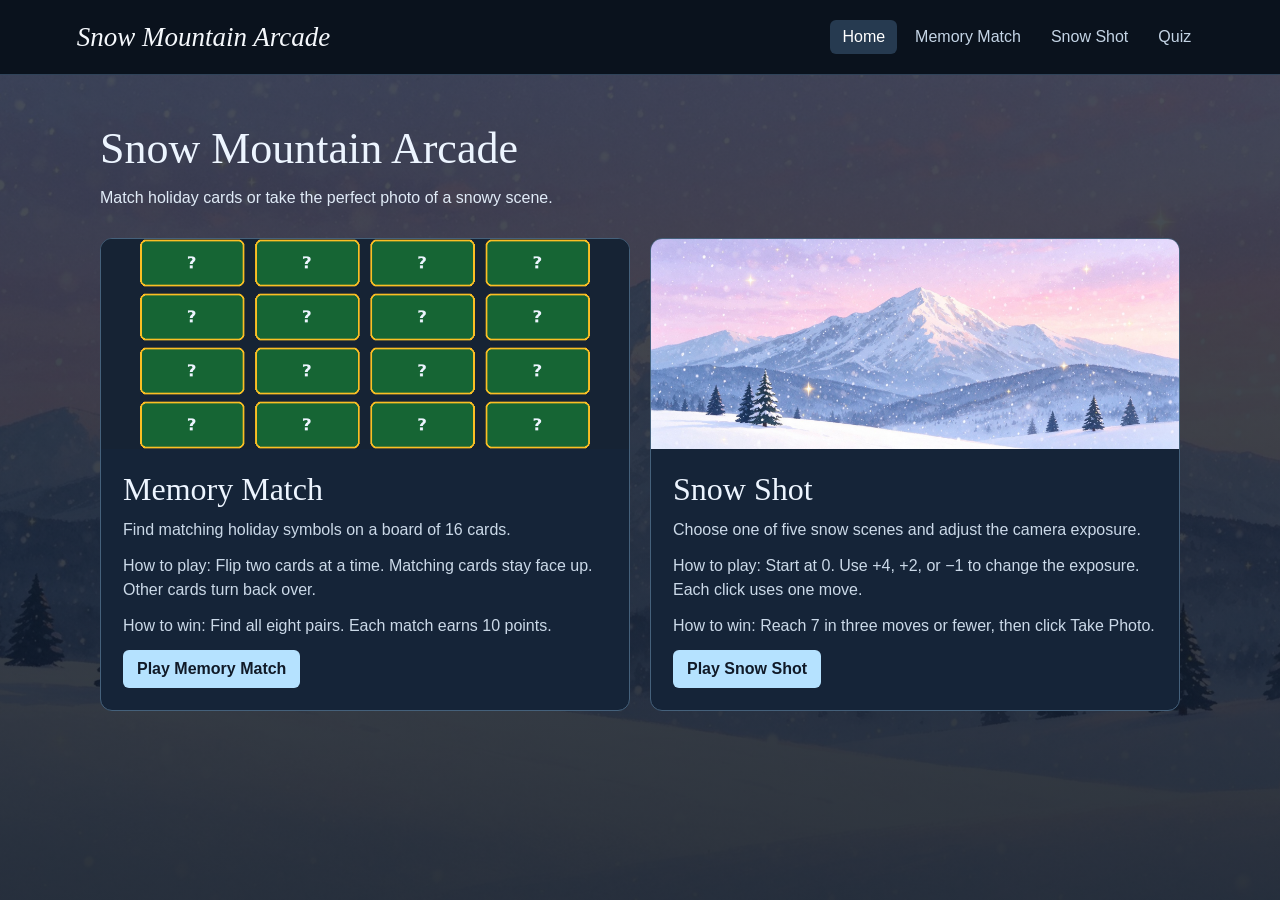
<file: index.html>
<!doctype html>
<html>
<head>
  <title>Snow Mountain Arcade</title>
  <link rel="stylesheet" href="game.css">
</head>
<body class="home-page">
  <div class="site-header">
    <a class="site-title" href="index.html">Snow Mountain Arcade</a>

    <div class="site-nav">
      <a href="index.html" aria-current="page">Home</a>
      <a href="game1.html">Memory Match</a>
      <a href="game2.html">Snow Shot</a>
      <a href="quiz.html">Quiz</a>
    </div>
  </div>

  <div class="home-content">
    <div class="home-intro">
      <h1>Snow Mountain Arcade</h1>
      <p>Match holiday cards or take the perfect photo of a snowy scene.</p>
    </div>

    <div class="home-games">
      <div class="home-card">
        <img src="memory-matching.jpg"
             alt="Face-down green cards with gold borders in Memory Match">

        <div class="home-card-content">
          <h2>Memory Match</h2>
          <p>Find matching holiday symbols on a board of 16 cards.</p>
          <p>How to play: Flip two cards at a time. Matching cards stay face up. Other cards turn back over.</p>
          <p>How to win: Find all eight pairs. Each match earns 10 points.</p>
          <a class="home-play" href="game1.html">Play Memory Match</a>
        </div>
      </div>

      <div class="home-card">
        <img src="snow-shot.jpg"
             alt="Snow-covered mountains and evergreen trees under a pink winter sky">

        <div class="home-card-content">
          <h2>Snow Shot</h2>
          <p>Choose one of five snow scenes and adjust the camera exposure.</p>
          <p>How to play: Start at 0. Use +4, +2, or −1 to change the exposure. Each click uses one move.</p>
          <p>How to win: Reach 7 in three moves or fewer, then click Take Photo.</p>
          <a class="home-play" href="game2.html">Play Snow Shot</a>
        </div>
      </div>
    </div>
  </div>
</body>
</html>
</file>
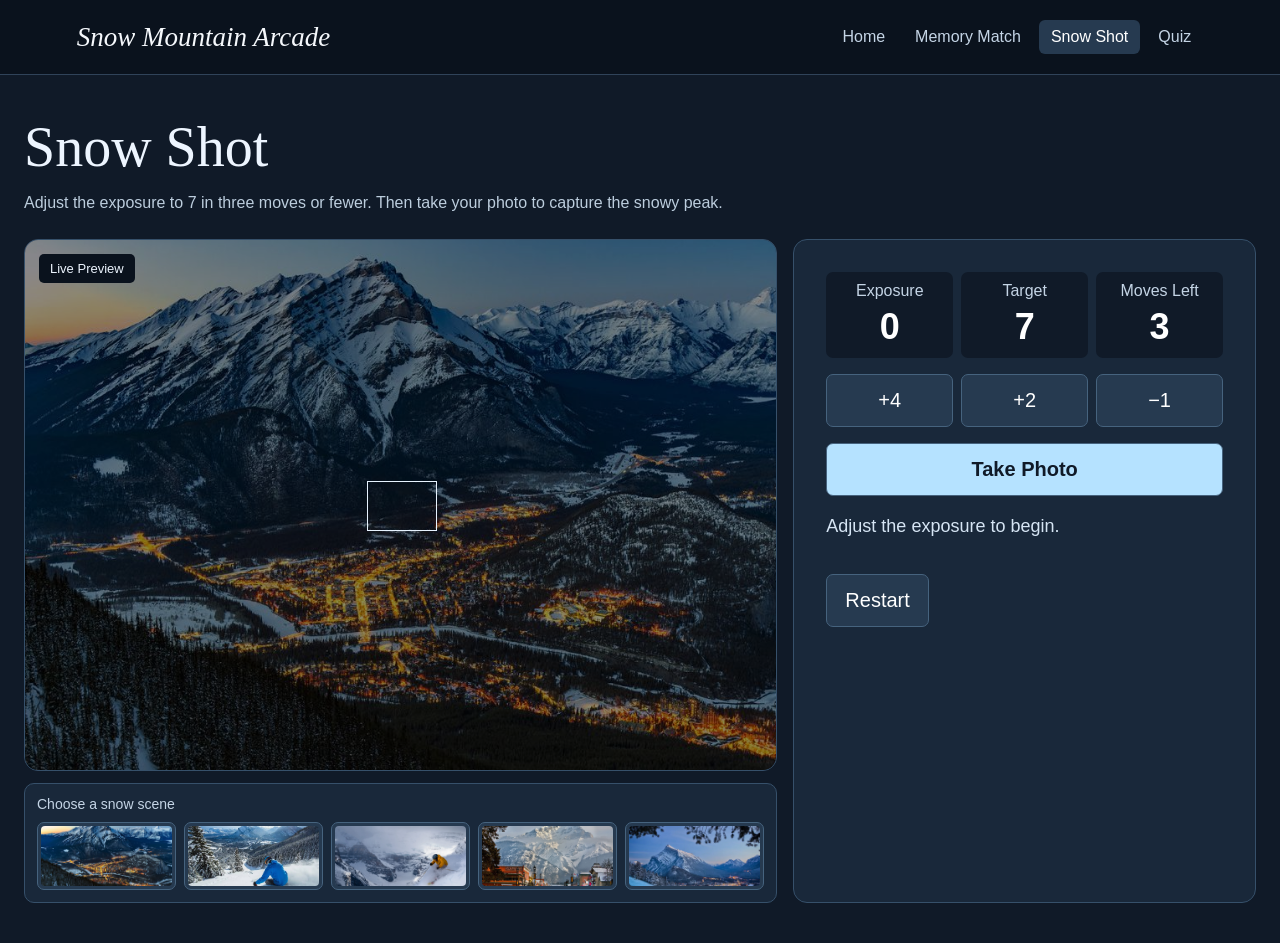
<file: game2.html>
<!doctype html>
<html>
<head>
    <title>Snow Shot | Snow Mountain Arcade</title>
    <link rel="stylesheet" href="game.css">
</head>
<body class="snow-page">
    <div class="site-header">
        <a class="site-title" href="index.html">Snow Mountain Arcade</a>

        <div class="site-nav">
            <a href="index.html">Home</a>
            <a href="game1.html">Memory Match</a>
            <a href="game2.html" aria-current="page">Snow Shot</a>
            <a href="quiz.html">Quiz</a>
        </div>
    </div>

    <div class="snow-shot">
        <h1>Snow Shot</h1>
        <p class="game-intro">
            Adjust the exposure to 7 in three moves or fewer.
            Then take your photo to capture the snowy peak.
        </p>

        <div class="camera-layout">
            <div class="photo-area">
                <div class="viewfinder">
                    <div id="snow-photo" class="snow-photo dark"
                         role="img" aria-label="Snowy mountain camera preview"></div>
                    <span class="viewfinder-label" id="photo-label">Live Preview</span>
                    <div class="focus-box" aria-hidden="true"></div>
                </div>

                <div class="photo-picker">
                    <p>Choose a snow scene</p>

                    <div class="photo-options">
                        <button type="button" onclick="choosePhoto('snow-mountain.jpg')">
                            <img src="snow-mountain.jpg" alt="Snow scene 1">
                        </button>
                        <button type="button" onclick="choosePhoto('snow-2.jpg')">
                            <img src="snow-2.jpg" alt="Snow scene 2">
                        </button>
                        <button type="button" onclick="choosePhoto('snow-3.jpg')">
                            <img src="snow-3.jpg" alt="Snow scene 3">
                        </button>
                        <button type="button" onclick="choosePhoto('snow-4.jpg')">
                            <img src="snow-4.jpg" alt="Snow scene 4">
                        </button>
                        <button type="button" onclick="choosePhoto('snow-5.jpg')">
                            <img src="snow-5.jpg" alt="Snow scene 5">
                        </button>
                    </div>
                </div>
            </div>

            <div class="camera-panel">
                <div class="camera-stats">
                    <div class="stat">
                        Exposure
                        <span class="stat-number" id="exposure">0</span>
                    </div>
                    <div class="stat">
                        Target
                        <span class="stat-number">7</span>
                    </div>
                    <div class="stat">
                        Moves Left
                        <span class="stat-number" id="moves">3</span>
                    </div>
                </div>

                <div class="exposure-buttons">
                    <button id="plus-four" onclick="adjustExposure(4)">+4</button>
                    <button id="plus-two" onclick="adjustExposure(2)">+2</button>
                    <button id="minus-one" onclick="adjustExposure(-1)">−1</button>
                </div>

                <button id="shutter" class="shutter" onclick="takePhoto()">Take Photo</button>
                <p id="result" class="game-result" aria-live="polite">Adjust the exposure to begin.</p>
                <button class="restart" onclick="restartGame()">Restart</button>
            </div>
        </div>
    </div>

    <script>
        let exposure = 0;
        let movesLeft = 3;
        let gameOver = false;

        function updateScreen() {
            document.getElementById("exposure").textContent = exposure;
            document.getElementById("moves").textContent = movesLeft;

            if (exposure < 7) {
                document.getElementById("snow-photo").className = "snow-photo dark";
            } else if (exposure > 7) {
                document.getElementById("snow-photo").className = "snow-photo bright";
            } else {
                document.getElementById("snow-photo").className = "snow-photo";
            }

            document.getElementById("plus-four").disabled = movesLeft == 0 || gameOver;
            document.getElementById("plus-two").disabled = movesLeft == 0 || gameOver;
            document.getElementById("minus-one").disabled = movesLeft == 0 || gameOver;
            document.getElementById("shutter").disabled = gameOver;
        }

        function adjustExposure(amount) {
            if (gameOver == false && movesLeft > 0) {
                exposure = exposure + amount;
                movesLeft = movesLeft - 1;
                updateScreen();

                if (movesLeft == 0) {
                    document.getElementById("result").textContent =
                        "No moves left. Click Take Photo.";
                } else {
                    document.getElementById("result").textContent =
                        "Adjust again or take your photo.";
                }
            }
        }

        function takePhoto() {
            if (gameOver == false) {
                if (exposure == 7) {
                    document.getElementById("result").textContent =
                        "Perfect exposure! You captured the snowy peak.";
                } else if (exposure < 7) {
                    document.getElementById("result").textContent =
                        "Too dark! Click Restart to try again.";
                } else {
                    document.getElementById("result").textContent =
                        "Too bright! Click Restart to try again.";
                }

                gameOver = true;
                document.getElementById("photo-label").textContent = "Captured Photo";
                updateScreen();
            }
        }

        function restartGame() {
            exposure = 0;
            movesLeft = 3;
            gameOver = false;

            document.getElementById("photo-label").textContent = "Live Preview";
            document.getElementById("result").textContent = "Adjust the exposure to begin.";
            updateScreen();
        }

        function choosePhoto(fileName) {
            document.getElementById("snow-photo").style.backgroundImage = "url('" + fileName + "')";

            restartGame();
        }
    </script>
</body>
</html>
</file>
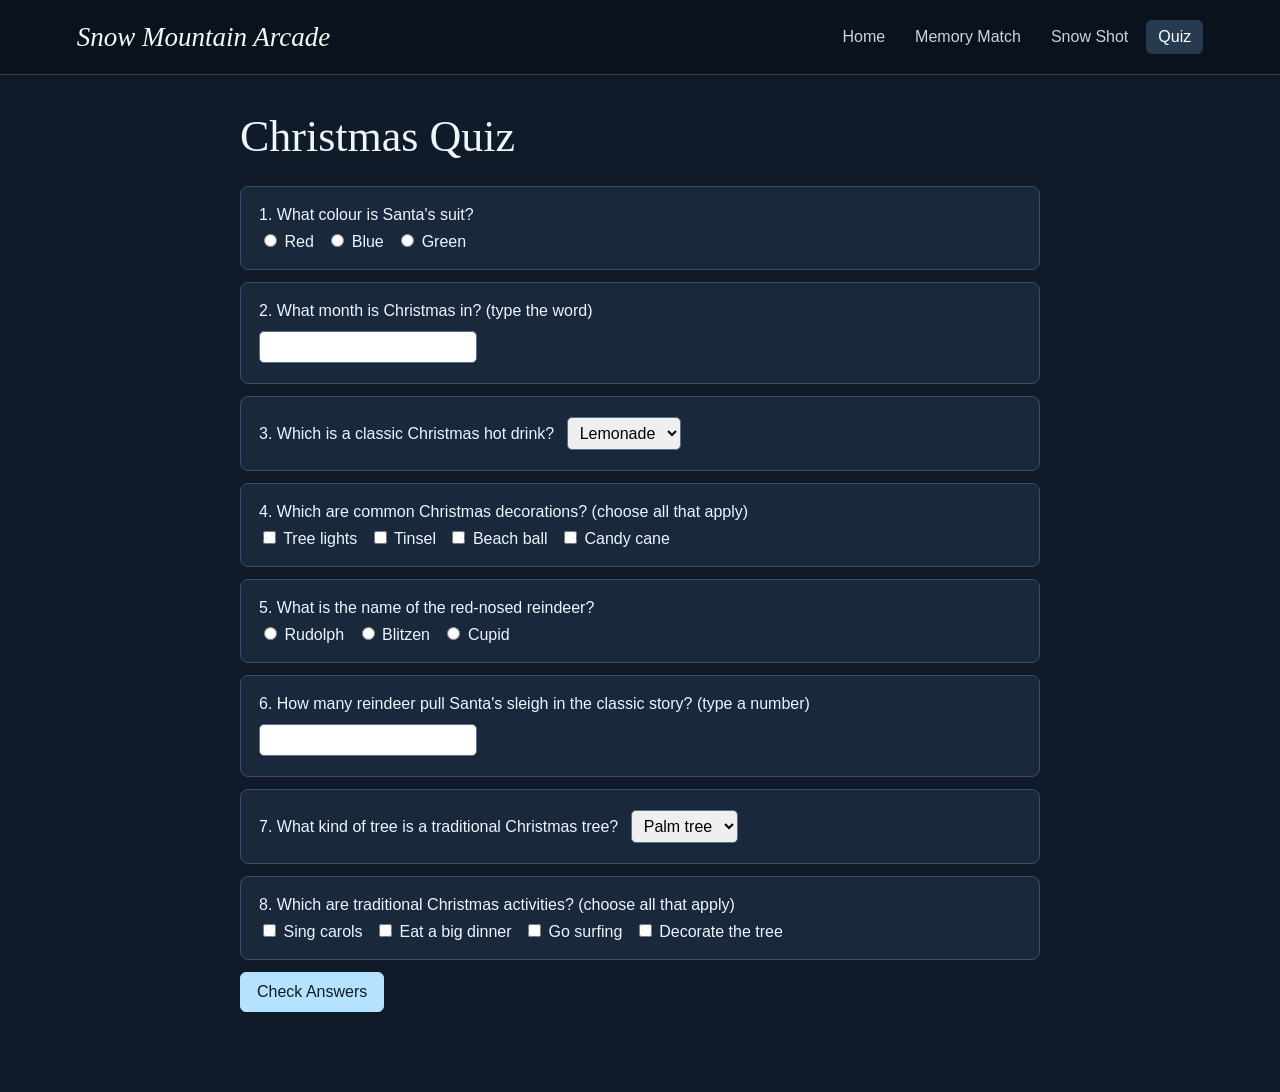
<file: quiz.html>
<!DOCTYPE html>
<html>
<head>
  <title>Christmas Quiz | Snow Mountain Arcade</title>
  <link rel="stylesheet" href="game.css">
</head>
<body class="quiz-page">
    <div class="site-header">
    <a class="site-title" href="index.html">Snow Mountain Arcade</a>

    <div class="site-nav">
      <a href="index.html">Home</a>
      <a href="game1.html">Memory Match</a>
      <a href="game2.html">Snow Shot</a>
      <a href="quiz.html" aria-current="page">Quiz</a>
    </div>
  </div>

  <div class="quiz-content">

    <h1>Christmas Quiz</h1>

    <form>
      <div class="question">
        <label>1. What colour is Santa's suit?</label><br>
        <input type="radio" name="suit" value="red" id="o_red">
        <label for="o_red">Red</label>
        <input type="radio" name="suit" value="blue" id="o_blue">
        <label for="o_blue">Blue</label>
        <input type="radio" name="suit" value="green" id="o_green">
        <label for="o_green">Green</label>
      </div>

      <div class="question">
        <label for="month">2. What month is Christmas in? (type the word)</label><br>
        <input type="text" id="month">
      </div>

      <div class="question">
        <label for="mySelect">3. Which is a classic Christmas hot drink?</label>
        <select id="mySelect">
          <option value="lemonade">Lemonade</option>
          <option value="hotcocoa">Hot Cocoa</option>
          <option value="cola">Cola</option>
        </select>
      </div>

      <div class="question">
        <label>4. Which are common Christmas decorations? (choose all that apply)</label><br>
        <input type="checkbox" value="lights" id="lights">
        <label for="lights">Tree lights</label>
        <input type="checkbox" value="tinsel" id="tinsel">
        <label for="tinsel">Tinsel</label>
        <input type="checkbox" value="beachball" id="beachball">
        <label for="beachball">Beach ball</label>
        <input type="checkbox" value="candycane" id="candycane">
        <label for="candycane">Candy cane</label>
      </div>

      <div class="question">
        <label>5. What is the name of the red-nosed reindeer?</label><br>
        <input type="radio" name="reindeer" value="rudolph" id="o_rudolph">
        <label for="o_rudolph">Rudolph</label>
        <input type="radio" name="reindeer" value="blitzen" id="o_blitzen">
        <label for="o_blitzen">Blitzen</label>
        <input type="radio" name="reindeer" value="cupid" id="o_cupid">
        <label for="o_cupid">Cupid</label>
      </div>

      <div class="question">
        <label for="reindeerNum">6. How many reindeer pull Santa's sleigh in the classic story? (type a number)</label><br>
        <input type="number" id="reindeerNum">
      </div>

      <div class="question">
        <label for="treeSelect">7. What kind of tree is a traditional Christmas tree?</label>
        <select id="treeSelect">
          <option value="palm">Palm tree</option>
          <option value="pine">Pine tree</option>
          <option value="cactus">Cactus</option>
        </select>
      </div>

      <div class="question">
        <label>8. Which are traditional Christmas activities? (choose all that apply)</label><br>
        <input type="checkbox" value="carols" id="carols">
        <label for="carols">Sing carols</label>
        <input type="checkbox" value="turkey" id="turkey">
        <label for="turkey">Eat a big dinner</label>
        <input type="checkbox" value="surf" id="surf">
        <label for="surf">Go surfing</label>
        <input type="checkbox" value="decorate" id="decorate">
        <label for="decorate">Decorate the tree</label>
      </div>

      <button class="quiz-check" type="button" onclick="check()">Check Answers</button>
      <p id="show" aria-live="polite"></p>
        </form>
  </div>

  <script>

    let mark = 0;

    function check() {
      mark = 0;


      if (document.getElementById('o_red').checked) {
        mark += 5;
      }


      if (document.getElementById('month').value.toLowerCase() == 'december') {
        mark += 5;
      }


      if (document.getElementById('mySelect').value == 'hotcocoa') {
        mark += 5;
      }


      let q4 = 0;
      if (document.getElementById('lights').checked) q4 += 2;
      if (document.getElementById('tinsel').checked) q4 += 2;
      if (document.getElementById('candycane').checked) q4 += 2;
      if (document.getElementById('beachball').checked) q4 -= 2;
      if (q4 > 5) q4 = 5;
      if (q4 < 0) q4 = 0;
      mark += q4;


      if (document.getElementById('o_rudolph').checked) {
        mark += 5;
      }


      if (parseInt(document.getElementById('reindeerNum').value) == 9) {
        mark += 5;
      }


      if (document.getElementById('treeSelect').value == 'pine') {
        mark += 5;
      }


      let q8 = 0;
      if (document.getElementById('carols').checked) q8 += 2;
      if (document.getElementById('turkey').checked) q8 += 2;
      if (document.getElementById('decorate').checked) q8 += 2;
      if (document.getElementById('surf').checked) q8 -= 2;
      if (q8 > 5) q8 = 5;
      if (q8 < 0) q8 = 0;
      mark += q8;

      document.getElementById('show').innerHTML = 'Your score: ' + mark + ' / 40';
    }
  </script>
</body>
</html>
</file>
<file: game.css>
.home-page,
.memory-page,
.snow-page,
.quiz-page {
    margin: 0;
    min-height: 100vh;
    background-color: #101a28;
    color: #edf5ff;
    font-family: Arial, sans-serif;
}

.site-header {
    display: flex;
    align-items: center;
    justify-content: space-between;
    flex-wrap: wrap;
    gap: 16px;
    padding: 20px 6%;
    background-color: #0a121d;
    border-bottom: 1px solid #304359;
}

.site-title {
    color: #f5f8fc;
    font-family: Georgia, "Times New Roman", serif;
    font-size: 27px;
    font-style: italic;
    text-decoration: none;
}

.site-nav {
    display: flex;
    flex-wrap: wrap;
    gap: 6px;
}

.site-nav a {
    padding: 8px 12px;
    border-radius: 6px;
    color: #c4d4e5;
    text-decoration: none;
}

.site-nav a:hover,
.site-nav a[aria-current="page"] {
    background-color: #263a50;
    color: white;
}

.home-intro h1,
.memory-game h1,
.snow-shot h1,
.quiz-content h1,
.home-card h2 {
    font-family: Georgia, "Times New Roman", serif;
    font-weight: normal;
}

.home-page {
    background-image:
        linear-gradient(rgba(10, 18, 29, .72), rgba(10, 18, 29, .86)),
        url("snow-shot.jpg");
    background-position: center;
    background-size: cover;
}

.home-content {
    max-width: 1080px;
    margin: 0 auto;
    padding: 48px 24px;
}

.home-intro {
    margin-bottom: 28px;
}

.home-intro h1 {
    margin: 0;
    font-size: 44px;
}

.home-intro p {
    margin: 12px 0 0;
    color: #e0ebf7;
    line-height: 1.5;
}

.home-games {
    display: flex;
    flex-wrap: wrap;
    gap: 20px;
}

.home-card {
    flex: 1 1 350px;
    min-width: 0;
    display: flex;
    flex-direction: column;
    overflow: hidden;
    background-color: #152438;
    border: 1px solid #45617b;
    border-radius: 12px;
}

.home-card img {
    display: block;
    width: 100%;
    height: 210px;
    object-fit: cover;
}

.home-card-content {
    flex: 1;
    display: flex;
    flex-direction: column;
    padding: 22px;
}

.home-card h2 {
    margin: 0 0 10px;
    font-size: 32px;
}

.home-card p {
    margin: 0 0 12px;
    color: #cbd9e8;
    line-height: 1.5;
}

.home-play {
    align-self: flex-start;
    margin-top: auto;
    padding: 10px 14px;
    border-radius: 6px;
    background-color: #b5e2ff;
    color: #101a28;
    font-weight: bold;
    text-decoration: none;
}

.home-play:hover {
    background-color: #e3f4ff;
}

.memory-page {
    background-image:
        linear-gradient(rgba(10, 25, 47, .55), rgba(10, 25, 47, .55)),
        url("bg3.jpg");
    background-position: center;
    background-size: cover;
    background-attachment: fixed;
}

.memory-game {
    max-width: 800px;
    margin: 36px auto;
    padding: 0 20px;
}

.memory-game h1 {
    margin: 0;
    font-size: 44px;
}

.memory-intro {
    margin: 10px 0 22px;
    color: #bccddd;
    line-height: 1.5;
}

.memory-controls,
.memory-stats {
    display: flex;
    align-items: center;
    flex-wrap: wrap;
    gap: 12px;
}

.memory-controls {
    justify-content: space-between;
    margin-bottom: 12px;
}

.memory-stats {
    color: #c4d4e5;
}

.memory-stats .stat-number {
    color: white;
    font-weight: bold;
}

.memory-restart {
    padding: 8px 14px;
    border: 1px solid #46637e;
    border-radius: 6px;
    background-color: #19283a;
    color: white;
    font-family: Arial, sans-serif;
    font-size: 16px;
    cursor: pointer;
}

.memory-restart:hover {
    background-color: #38536f;
}

.memory-board {
    display: grid;
    grid-template-columns: 1fr 1fr 1fr 1fr;
    gap: 12px;
    padding: 14px;
    border: 1px solid #304359;
    border-radius: 10px;
    background-color: rgba(22, 35, 52, .8);
}

.memory-board .card {
    min-width: 0;
    height: 108px;
    padding: 0;
    border: 3px solid #fbbf24;
    border-radius: 12px;
    background-color: #166534;
    color: #e3effb;
    font-size: 36px;
    cursor: pointer;
}

.memory-board .card:hover {
    background-color: #15803d;
}

.memory-board .card.open {
    background-color: #fef3c7;
    color: #14532d;
    cursor: default;
}

.memory-board .card.done {
    background-color: #16a34a;
    border-color: #fde047;
    cursor: default;
}

.memory-result {
    min-height: 22px;
    margin: 12px 0 0;
    color: #cde3dd;
}

.snow-shot {
    max-width: 1380px;
    margin: 40px auto;
    padding: 0 24px;
}

.snow-shot h1 {
    margin: 0;
    font-size: 56px;
}

.game-intro {
    margin: 12px 0 24px;
    color: #bccddd;
    line-height: 1.5;
}

.camera-layout {
    display: flex;
    flex-wrap: wrap;
    gap: 16px;
}

.photo-area {
    flex: 2 1 460px;
    min-width: 0;
}

.viewfinder {
    position: relative;
    min-height: 530px;
    overflow: hidden;
    border: 1px solid #36506a;
    border-radius: 14px;
    background-color: #203349;
}

.snow-photo {
    position: absolute;
    top: 0;
    right: 0;
    bottom: 0;
    left: 0;
    background-image: url("snow-mountain.jpg");
    background-position: center;
    background-size: cover;
}

.snow-photo.dark {
    filter: brightness(55%);
}

.snow-photo.bright {
    filter: brightness(155%);
}

.viewfinder-label {
    position: absolute;
    top: 14px;
    left: 14px;
    padding: 7px 11px;
    border-radius: 5px;
    background-color: #0a121d;
    font-size: 13px;
}

.focus-box {
    position: absolute;
    top: 50%;
    left: 50%;
    width: 68px;
    height: 48px;
    margin-top: -24px;
    margin-left: -34px;
    border: 1px solid #e7f3ff;
}

.photo-picker {
    margin-top: 12px;
    padding: 12px;
    border: 1px solid #36506a;
    border-radius: 10px;
    background-color: #19283a;
}

.photo-picker p {
    margin: 0 0 10px;
    color: #c4d4e5;
    font-size: 14px;
}

.photo-options {
    display: flex;
    gap: 8px;
}

.snow-shot .photo-options button {
    flex: 1;
    min-width: 0;
    padding: 3px;
}

.snow-shot .photo-options button:hover {
    border-color: #b5e2ff;
}

.photo-options img {
    display: block;
    width: 100%;
    height: 60px;
    object-fit: cover;
    border-radius: 4px;
}

.camera-panel {
    flex: 1 1 250px;
    min-width: 0;
    padding: 32px;
    border: 1px solid #36506a;
    border-radius: 14px;
    background-color: #19283a;
}

.camera-stats,
.exposure-buttons {
    display: flex;
    flex-wrap: wrap;
    gap: 8px;
    margin-bottom: 16px;
}

.stat {
    flex: 1;
    padding: 10px 4px;
    border-radius: 7px;
    background-color: #101a28;
    color: #c4d4e5;
    font-size: 16px;
    text-align: center;
}

.stat .stat-number {
    display: block;
    margin-top: 6px;
    color: white;
    font-size: 36px;
    font-weight: bold;
}

.snow-shot button {
    padding: 14px 18px;
    border: 1px solid #46637e;
    border-radius: 7px;
    background-color: #263a50;
    color: white;
    font-size: 20px;
    cursor: pointer;
}

.snow-shot button:hover {
    background-color: #45647f;
}

.exposure-buttons button {
    flex: 1;
}

.snow-shot .shutter {
    width: 100%;
    background-color: #b5e2ff;
    color: #101a28;
    font-weight: bold;
}

.snow-shot .shutter:hover {
    background-color: #d9f0ff;
}

.snow-shot button:disabled {
    opacity: 0.45;
    cursor: default;
}

.game-result {
    min-height: 42px;
    color: #d6e5f4;
    font-size: 18px;
    line-height: 1.4;
}

.quiz-content {
    max-width: 800px;
    margin: 36px auto;
    padding: 0 20px 24px;
}

.quiz-content h1 {
    margin: 0 0 24px;
    font-size: 44px;
}

.quiz-content .question {
    margin-bottom: 12px;
    padding: 14px 18px;
    border: 1px solid #36506a;
    border-radius: 8px;
    background-color: #19283a;
    line-height: 1.7;
}

.quiz-content input[type="text"],
.quiz-content input[type="number"],
.quiz-content select {
    box-sizing: border-box;
    max-width: 100%;
    margin: 6px 0;
    padding: 6px 8px;
    border: 1px solid #57718a;
    border-radius: 5px;
    font-family: Arial, sans-serif;
    font-size: 16px;
}

.quiz-content label {
    margin-right: 8px;
}

.quiz-check {
    padding: 10px 16px;
    border: 1px solid #b5e2ff;
    border-radius: 6px;
    background-color: #b5e2ff;
    color: #101a28;
    font-family: Arial, sans-serif;
    font-size: 16px;
    cursor: pointer;
}

.quiz-check:hover {
    background-color: #d9f0ff;
}

.quiz-content #show {
    color: #b5e2ff;
    font-size: 20px;
    font-weight: bold;
}
</file>
